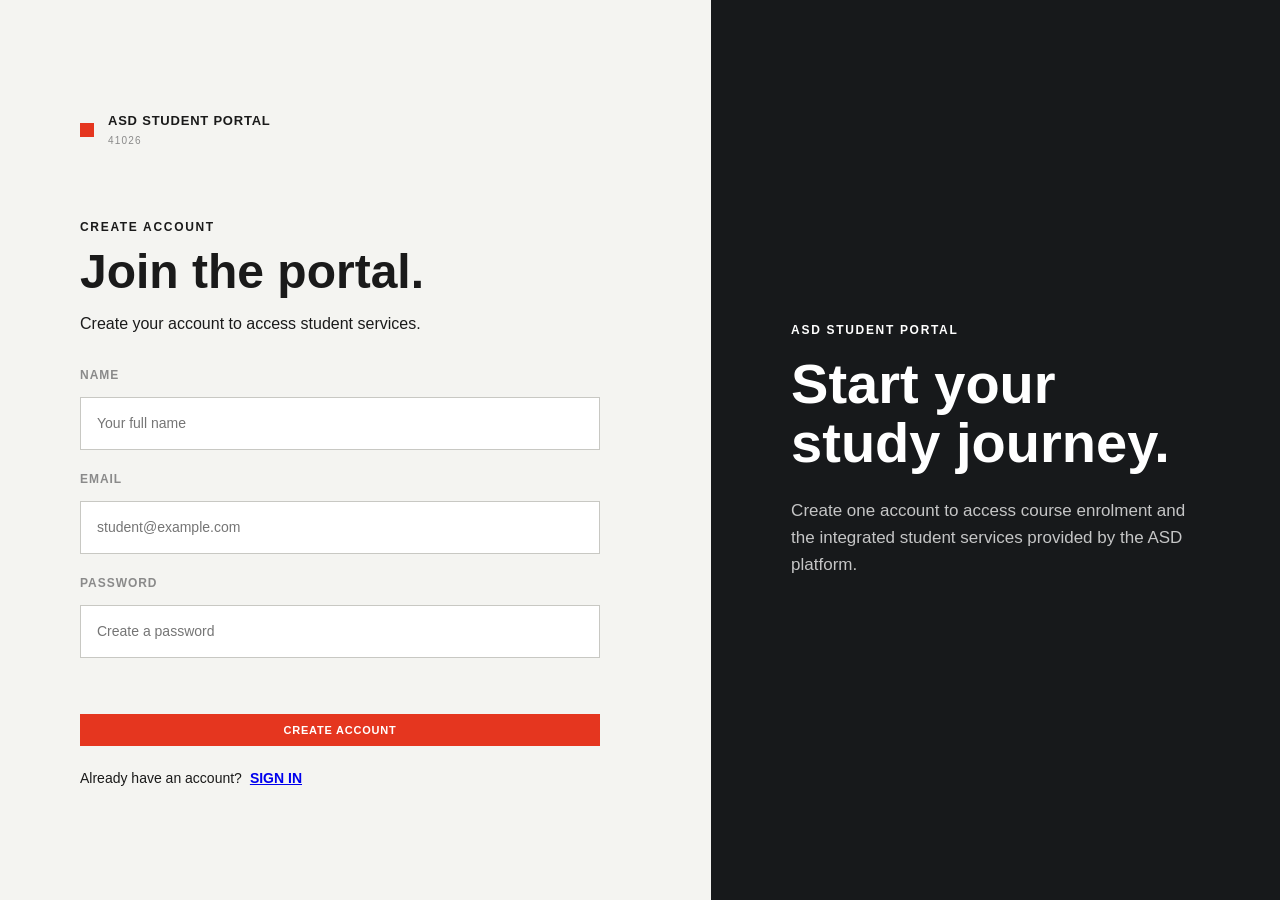
<file: shared/frontend/index.html>
<!DOCTYPE html>
<html lang="en">
<head>
    <meta charset="UTF-8">
    <meta name="viewport" content="width=device-width, initial-scale=1.0">
    <title>ASD Student Portal</title>
</head>
<body>
    <script>
        window.location.replace("register.html");
    </script>
</body>
</html>
</file>
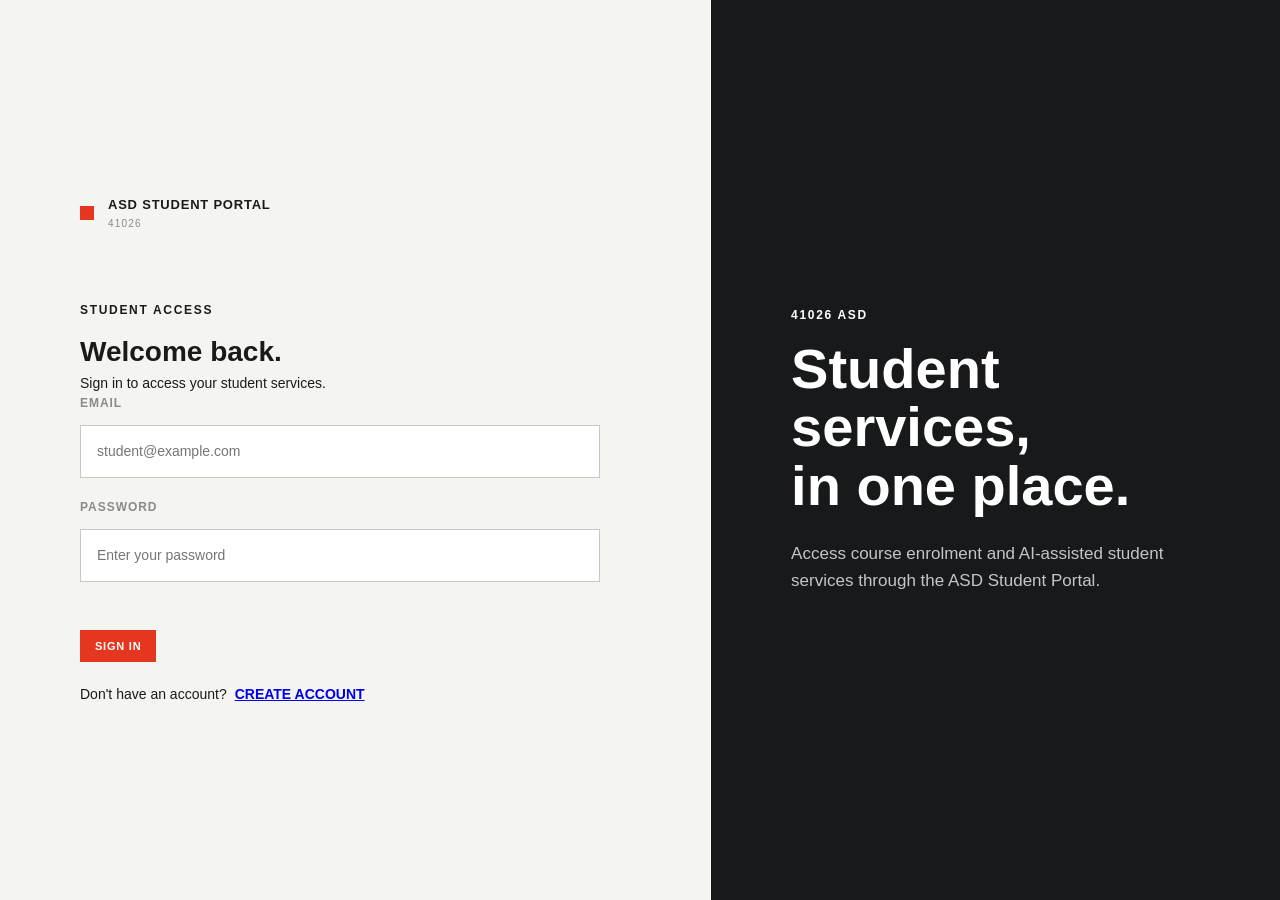
<file: shared/frontend/login.html>
<!DOCTYPE html>
<html lang="en">

<head>
    <meta charset="UTF-8">
    <meta name="viewport" content="width=device-width, initial-scale=1.0">

    <title>Login | ASD Student Portal</title>
    <link rel="stylesheet" href="css/asd-shell.css">
    <link rel="stylesheet" href="css/style.css">
    <link rel="stylesheet" href="css/auth.css">
</head>

<body class="auth-page">

    <div class="auth-layout">
        <main class="auth-panel">
            <div class="auth-brand">

                <div class="brand__mark"></div>

                <div>
                    <div class="brand__name">
                        ASD STUDENT PORTAL
                    </div>

                    <div class="brand__sub">
                        41026
                    </div>
                </div>

            </div>
            <div class="auth-content">

                <div class="auth-label">
                    STUDENT ACCESS
                </div>

                <h1 class="auth-title">
                    Welcome back.
                </h1>

                <p class="auth-subtitle">
                    Sign in to access your student services.
                </p>
                <form id="login-form" class="auth-form">
                    <div class="field">

                        <label for="email">
                            EMAIL
                        </label>

                        <input
                            id="email"
                            type="email"
                            placeholder="student@example.com"
                            required
                        >

                    </div>

                    <div class="field">

                        <label for="password">
                            PASSWORD
                        </label>

                        <input
                            id="password"
                            type="password"
                            placeholder="Enter your password"
                            required
                        >

                    </div>

                    <p
                        id="message"
                        class="auth-message"
                    ></p>

                    <button
                        type="submit"
                        class="btn btn--primary auth-button"
                    >
                        SIGN IN
                    </button>

                </form>

                <div class="auth-footer">

                    <span>
                        Don't have an account?
                    </span>

                    <a href="register.html">
                        CREATE ACCOUNT
                    </a>

                </div>

            </div>

        </main>

        <aside class="auth-info">

            <div class="auth-accent"></div>

            <div class="auth-info__content">

                <div class="auth-info__label">
                    41026 ASD
                </div>

                <h2>
                    Student services,
                    <br>
                    in one place.
                </h2>

                <p>
                    Access course enrolment and
                    AI-assisted student services through
                    the ASD Student Portal.
                </p>

            </div>

        </aside>

    </div>
    <script src="auth.js"></script>

</body>

</html>
</file>
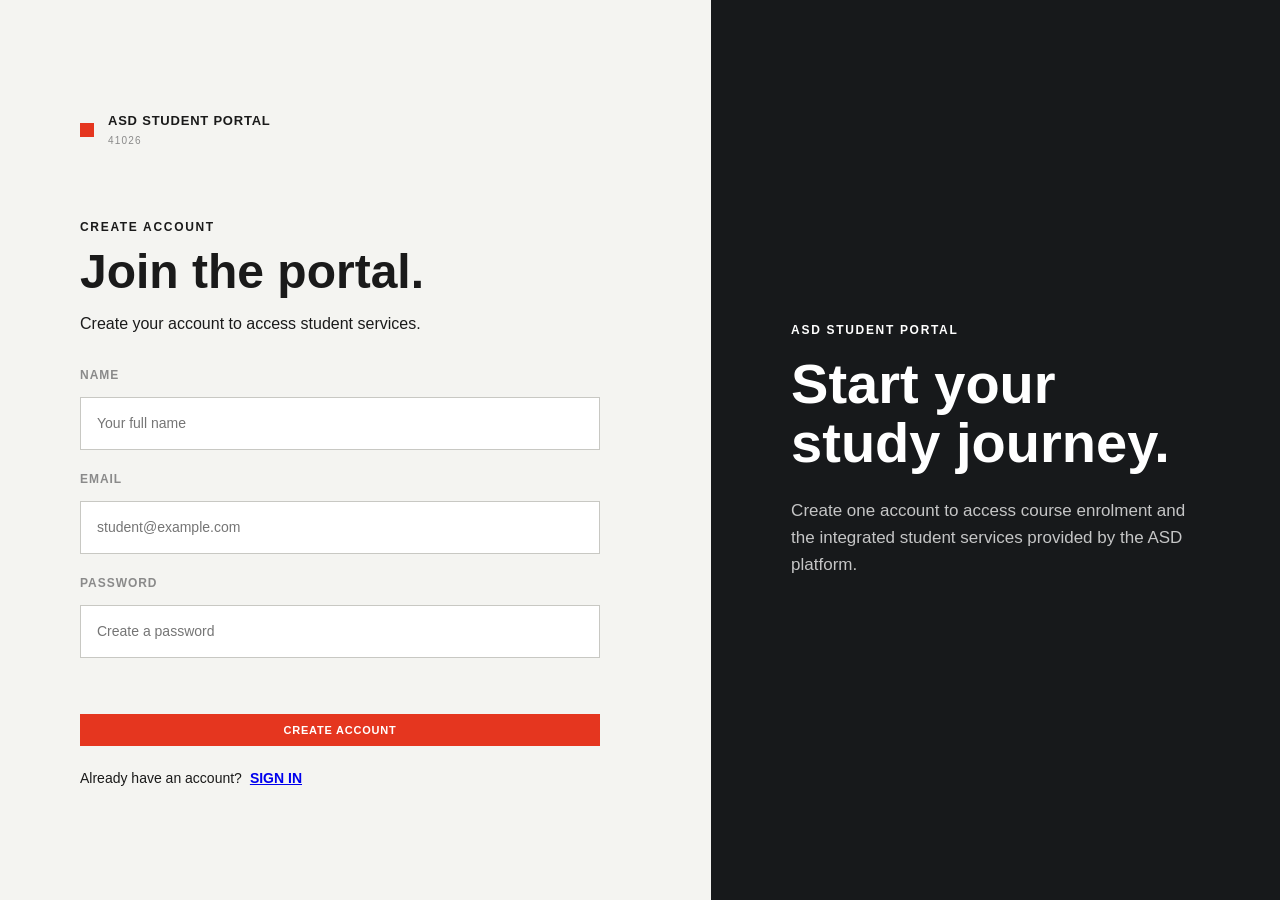
<file: shared/frontend/register.html>
<!DOCTYPE html>
<html lang="en">

<head>
    <meta charset="UTF-8">
    <meta
        name="viewport"
        content="width=device-width, initial-scale=1.0"
    >
    <title>Register | ASD Student Portal</title>
    <link
        rel="stylesheet"
        href="css/asd-shell.css"
    >
    <link
        rel="stylesheet"
        href="css/style.css"
    >
    <link
        rel="stylesheet"
        href="css/auth.css"
    >
</head>


<body class="auth-page">
    <main class="auth-layout">
        <section class="auth-panel">
            <div class="auth-brand">
                <div class="brand__mark"></div>
                <div>
                    <div class="brand__name">
                        ASD STUDENT PORTAL
                    </div>

                    <div class="brand__sub">
                        41026
                    </div>
                </div>
            </div>

            <div class="auth-heading">

                <div class="auth-label">
                    CREATE ACCOUNT
                </div>
                <h1>
                    Join the portal.
                </h1>
                <p>
                    Create your account to access student services.
                </p>

            </div>

            <form
                id="register-form"
                class="auth-form"
            >
                <div class="field">

                    <label for="name">
                        Name
                    </label>

                    <input
                        id="name"
                        type="text"
                        placeholder="Your full name"
                        required
                    >
                </div>

                <div class="field">
                    <label for="email">
                        Email
                    </label>

                    <input
                        id="email"
                        type="email"
                        placeholder="student@example.com"
                        required
                    >
                </div>

                <div class="field">
                    <label for="password">
                        Password
                    </label>

                    <input
                        id="password"
                        type="password"
                        placeholder="Create a password"
                        required
                    >
                </div>
                <p
                    id="message"
                    class="auth-message"
                ></p>

                <button
                    type="submit"
                    class="btn btn--primary btn--block"
                >
                    CREATE ACCOUNT
                </button>
            </form>

            <div class="auth-footer">
                <span>
                    Already have an account?
                </span>

                <a href="login.html">
                    SIGN IN
                </a>
            </div>
        </section>

        <aside class="auth-info">
            <div class="auth-info__content">
                <div class="auth-info__label">
                    ASD STUDENT PORTAL
                </div>

                <h2>
                    Start your
                    <br>
                    study journey.
                </h2>

                <p>
                    Create one account to access course
                    enrolment and the integrated student
                    services provided by the ASD platform.
                </p>
            </div>
        </aside>
    </main>
    <script src="auth.js"></script>
</body>
</html>
</file>
<file: shared/frontend/css/asd-shell.css>
:root {
  --red: #E5361F;
  --red-dark: #C82E1A;
  --ink: #1A1A1A;
  --muted: #8A8A8A;
  --muted-light: #B0B0B0;
  --line: #D8D8D8;
  --bg: #F2F2F0;
  --panel: #FFFFFF;
  --panel-alt: #FAFAF9;
  --green: #1D6F42;
  --amber: #9A6412;

  --sidebar-width: 232px;
  --gap: 20px;
}

* { box-sizing: border-box; margin: 0; padding: 0; }

body {
  font-family: "Helvetica Neue", Arial, sans-serif;
  background: var(--bg);
  color: var(--ink);
  font-size: 14px;
  line-height: 1.5;
}

.layout {
  display: grid;
  grid-template-columns: var(--sidebar-width) 1fr;
  min-height: 100vh;
}

.sidebar {
  background: var(--panel);
  border-right: 1px solid var(--line);
  padding: 22px 0;
}

.brand {
  display: flex;
  gap: 10px;
  align-items: center;
  padding: 0 20px 20px;
  border-bottom: 1px solid var(--line);
}

.brand__mark {
  width: 14px;
  height: 14px;
  background: var(--red);
  flex-shrink: 0;
}

.brand__name { font-size: 13px; font-weight: 700; letter-spacing: 0.06em; }

.brand__sub {
  font-size: 10px;
  color: var(--muted);
  letter-spacing: 0.12em;
  margin-top: 2px;
}

.nav { padding: 12px 0; border-bottom: 1px solid var(--line); }

.nav__item {
  display: block;
  padding: 11px 20px;
  font-size: 12px;
  font-weight: 700;
  letter-spacing: 0.08em;
  color: var(--ink);
  text-decoration: none;
  border-left: 3px solid transparent;
}

.nav__item:hover { background: var(--panel-alt); }

.nav__item--active {
  background: #EDEDEB;
  border-left-color: var(--red);
}

.nav__item--soon { color: var(--muted-light); cursor: not-allowed; }
.nav__item--soon:hover { background: none; color: var(--muted-light); }

.side-note { padding: 20px; }

.side-note__label {
  font-size: 10px;
  font-weight: 700;
  letter-spacing: 0.12em;
  color: var(--muted);
  margin-bottom: 8px;
}

.side-note__text { font-size: 12px; line-height: 1.55; color: #555; }

.main { padding: 26px 30px; }

.page-header {
  display: flex;
  justify-content: space-between;
  align-items: flex-end;
  margin-bottom: 22px;
}

.page-title { font-size: 38px; letter-spacing: -0.02em; font-weight: 700; }

.page-subtitle {
  font-size: 13px;
  color: var(--muted);
  margin-top: 4px;
}

.section {
  background: var(--panel);
  border: 1px solid var(--line);
  margin-bottom: var(--gap);
}

.section__head {
  padding: 14px 18px;
  border-bottom: 1px solid var(--line);
  display: flex;
  justify-content: space-between;
  align-items: baseline;
  gap: 12px;
}

.section__title {
  font-size: 11px;
  font-weight: 700;
  letter-spacing: 0.1em;
  text-transform: uppercase;
}

.section__hint { font-size: 12px; color: var(--muted); }

.section__body { padding: 18px; }

.btn {
  padding: 9px 14px;
  font-size: 11px;
  font-weight: 700;
  letter-spacing: 0.07em;
  border: 1px solid var(--line);
  background: var(--panel);
  color: var(--ink);
  cursor: pointer;
  font-family: inherit;
}

.btn:hover { background: #F6F6F4; }
.btn:disabled { opacity: 0.5; cursor: not-allowed; }

.btn--primary { background: var(--red); border-color: var(--red); color: #fff; }
.btn--primary:hover { background: var(--red-dark); }

.btn--danger { background: var(--panel); border-color: var(--red); color: var(--red); }
.btn--danger:hover { background: #FDEBE7; }

.btn--small { padding: 6px 10px; font-size: 10px; }
.btn--block { width: 100%; margin-top: 8px; }

.card-grid {
  display: grid;
  grid-template-columns: repeat(auto-fill, minmax(260px, 1fr));
  gap: 12px;
}

.card {
  border: 1px solid var(--line);
  border-left: 3px solid var(--ink);
  background: var(--panel);
  padding: 14px;
}

.card__top {
  display: flex;
  justify-content: space-between;
  align-items: baseline;
  gap: 8px;
  margin-bottom: 6px;
}

.card__code {
  font-size: 11px;
  font-weight: 700;
  letter-spacing: 0.08em;
  color: var(--red);
}

.card__title { font-size: 15px; font-weight: 700; margin-bottom: 6px; }
.card__text { font-size: 12.5px; color: #555; margin-bottom: 12px; }

.badge {
  display: inline-block;
  padding: 3px 7px;
  font-size: 10px;
  font-weight: 700;
  letter-spacing: 0.08em;
  text-transform: uppercase;
  background: #EDEDEB;
  color: #555;
}

.badge--ok { background: #E4F0E9; color: var(--green); }
.badge--off { background: #FDEBE7; color: var(--red); }
.badge--warn { background: #FBF0DD; color: var(--amber); }
.table { width: 100%; border-collapse: collapse; font-size: 13px; }

.table th {
  text-align: left;
  padding: 10px 12px;
  font-size: 10px;
  font-weight: 700;
  letter-spacing: 0.1em;
  text-transform: uppercase;
  color: var(--muted);
  border-bottom: 1px solid var(--line);
  white-space: nowrap;
}

.table td { padding: 11px 12px; border-bottom: 1px solid var(--line); }
.table tr:last-child td { border-bottom: none; }
.table tbody tr:hover { background: var(--panel-alt); }

.field { display: flex; flex-direction: column; gap: 5px; }

.field > span,
.field > label {
  font-size: 10px;
  font-weight: 700;
  letter-spacing: 0.09em;
  color: var(--muted);
  text-transform: uppercase;
}

.input,
.field input,
.field select,
.field textarea {
  padding: 9px 10px;
  border: 1px solid var(--line);
  font-size: 13px;
  font-family: inherit;
  background: #fff;
  color: var(--ink);
}

.input:focus,
.field input:focus,
.field select:focus,
.field textarea:focus {
  outline: 2px solid var(--red);
  outline-offset: -1px;
}

.input-row { display: flex; gap: 8px; }
.input-row .input { flex: 1; }

.ai-block {
  background: var(--ink);
  color: #fff;
  padding: 16px;
}

.ai-block__label {
  font-size: 10px;
  font-weight: 700;
  letter-spacing: 0.12em;
  color: var(--red);
  margin-bottom: 8px;
}

.ai-block__text { font-size: 12px; line-height: 1.55; color: #D6D6D6; }

.ai-block .input { background: #2A2A2A; border-color: #4A4A4A; color: #fff; }
.ai-block .input::placeholder { color: #7A7A7A; }

.ai-output {
  margin-top: 12px;
  font-size: 13px;
  line-height: 1.6;
  color: #E4E4E4;
  white-space: pre-wrap;
}

.ai-output:empty { display: none; }

.muted { color: var(--muted); }
.empty { padding: 18px; color: var(--muted); font-size: 13px; }

@media (max-width: 900px) {
  .layout { grid-template-columns: 1fr; }
  .sidebar { display: none; }
  .main { padding: 16px; }
  .page-header { flex-direction: column; align-items: flex-start; gap: 12px; }
  .page-title { font-size: 27px; }
  .card-grid { grid-template-columns: 1fr; }
  .table { font-size: 12px; }
  .table th, .table td { padding: 8px 6px; }
}
/* The brand block is a link back to the portal homepage. It must not pick up
   default anchor styling (underline, blue) since it sits in the sidebar. */
.brand,
.auth-brand {
    text-decoration: none;
    color: inherit;
    cursor: pointer;
}

.brand:hover .brand__name,
.auth-brand:hover .brand__name {
    color: var(--red);
}

.brand:focus-visible,
.auth-brand:focus-visible {
    outline: 2px solid var(--red);
    outline-offset: 3px;
}
</file>
<file: shared/frontend/css/style.css>
/* Shared portal styling and design tokens. */

:root {
  --red: #E5361F;
  --ink: #1A1A1A;
  --muted: #8A8A8A;
  --line: #D8D8D8;
  --bg: #F2F2F0;
  --panel: #FFFFFF;
}

* { box-sizing: border-box; margin: 0; padding: 0; }

body {
  font-family: "Helvetica Neue", Arial, sans-serif;
  background: var(--bg);
  color: var(--ink);
  font-size: 14px;
}

.layout {
  display: grid;
  grid-template-columns: 232px 1fr;
  min-height: 100vh;
}

/* ------------------------------------------------------------- sidebar */

.sidebar {
  background: var(--panel);
  border-right: 1px solid var(--line);
  padding: 22px 0;
}

.brand {
  display: flex;
  gap: 10px;
  align-items: center;
  padding: 0 20px 20px;
  border-bottom: 1px solid var(--line);
}

.brand__mark {
  width: 14px;
  height: 14px;
  background: var(--red);
  flex-shrink: 0;
}

.brand__name { font-size: 13px; font-weight: 700; letter-spacing: 0.06em; }
.brand__sub { font-size: 10px; color: var(--muted); letter-spacing: 0.12em; margin-top: 2px; }

.nav { padding: 12px 0; border-bottom: 1px solid var(--line); }

.nav__item {
  display: block;
  padding: 11px 20px;
  font-size: 12px;
  font-weight: 700;
  letter-spacing: 0.08em;
  color: var(--ink);
  text-decoration: none;
  border-left: 3px solid transparent;
}

.nav__item:hover { background: #FAFAFA; }

.nav__item--active {
  background: #EDEDEB;
  border-left-color: var(--red);
}

.panel { padding: 20px; }
.panel__label { font-size: 10px; font-weight: 700; letter-spacing: 0.12em; color: var(--muted); margin-bottom: 8px; }
.panel__text { font-size: 12px; line-height: 1.55; color: #555; }

/* --------------------------------------------------------- ai assistant */

.agent {
  margin: 0 20px 20px;
  padding: 16px;
  background: var(--ink);
  color: #fff;
}

.agent__label {
  font-size: 10px;
  font-weight: 700;
  letter-spacing: 0.12em;
  color: var(--red);
  margin-bottom: 8px;
}

.agent__text { font-size: 12px; line-height: 1.55; color: #D6D6D6; }

.agent__output {
  margin-top: 12px;
  padding: 10px;
  background: #2A2A2A;
  border-left: 3px solid var(--red);
  font-size: 11.5px;
  line-height: 1.5;
  color: #E4E4E4;
  white-space: pre-wrap;
  word-break: break-word;
  max-height: 320px;
  overflow-y: auto;
}

.agent__output:empty { display: none; }
.agent.is-busy { opacity: 0.65; }

/* ---------------------------------------------------------------- main */

.main { padding: 26px 30px 60px; }

.header {
  display: flex;
  justify-content: space-between;
  align-items: flex-end;
  margin-bottom: 26px;
}

.header__title { font-size: 38px; letter-spacing: -0.02em; }
.header__sub { font-size: 12px; color: var(--muted); margin-top: 5px; }
.header__controls { display: flex; gap: 8px; }

/* -------------------------------------------------------------- buttons */

.btn {
  padding: 9px 14px;
  font-size: 11px;
  font-weight: 700;
  letter-spacing: 0.07em;
  border: 1px solid var(--line);
  background: var(--panel);
  color: var(--ink);
  cursor: pointer;
  font-family: inherit;
}

.btn:hover { background: #F6F6F4; }

.btn--primary { background: var(--red); border-color: var(--red); color: #fff; }
.btn--primary:hover { background: #C82E1A; }

.btn--danger { color: var(--red); }
.btn--danger:hover { background: #FDEBE7; border-color: var(--red); }

.btn--small { padding: 6px 9px; font-size: 10px; letter-spacing: 0.06em; }
/* ------------------------------------------------------------- sections */

.section { margin-bottom: 34px; }

.section__head {
  display: flex;
  justify-content: space-between;
  align-items: flex-end;
  gap: 12px;
  flex-wrap: wrap;
  padding-bottom: 9px;
  margin-bottom: 14px;
  border-bottom: 1px solid var(--line);
}

.section__title {
  font-size: 11px;
  font-weight: 700;
  letter-spacing: 0.12em;
  text-transform: uppercase;
}

.section__hint { font-size: 12px; color: var(--muted); margin-top: 4px; }

.empty {
  padding: 26px 16px;
  background: var(--panel);
  border: 1px solid var(--line);
  font-size: 12px;
  color: var(--muted);
}

/* ------------------------------------------------------------ notebooks */

.cards {
  display: grid;
  grid-template-columns: repeat(auto-fit, minmax(232px, 1fr));
  gap: 1px;
  background: var(--line);
  border: 1px solid var(--line);
}

.notebook {
  display: flex;
  flex-direction: column;
  min-height: 168px;
  padding: 16px;
  background: var(--panel);
  border-left: 3px solid transparent;
}

.notebook:hover { background: #FAFAF9; }

.notebook--active {
  border-left-color: var(--red);
  background: #FFF8F2;
}

.notebook__course {
  font-size: 10px;
  font-weight: 700;
  letter-spacing: 0.1em;
  color: var(--muted);
}

.notebook__title {
  font-size: 17px;
  font-weight: 600;
  line-height: 1.3;
  margin: 8px 0 6px;
}

.notebook__date {
  font-size: 10px;
  letter-spacing: 0.06em;
  color: var(--muted);
  text-transform: uppercase;
}

.notebook__actions {
  display: flex;
  gap: 6px;
  flex-wrap: wrap;
  margin-top: auto;
  padding-top: 14px;
}

/* ---------------------------------------------------------------- notes */

.table {
  width: 100%;
  border-collapse: collapse;
  background: var(--panel);
  border: 1px solid var(--line);
  font-size: 13px;
}

.table th {
  padding: 10px;
  text-align: left;
  font-size: 10px;
  font-weight: 700;
  letter-spacing: 0.1em;
  color: var(--muted);
  text-transform: uppercase;
  border-bottom: 1px solid var(--line);
  white-space: nowrap;
}

.table td {
  padding: 10px;
  border-bottom: 1px solid var(--line);
  vertical-align: middle;
}

.table tr:last-child td { border-bottom: none; }
.table tbody tr:hover { background: #FAFAF9; }

.table__id { color: var(--muted); font-size: 11px; width: 1%; }
.table__title { font-weight: 600; }
.table__meta { color: var(--muted); font-size: 11px; white-space: nowrap; }

.table__actions {
  display: flex;
  gap: 5px;
  flex-wrap: wrap;
  justify-content: flex-end;
}

.table-wrap { overflow-x: auto; }

/* --------------------------------------------------------------- search */

.search { display: flex; gap: 8px; margin-bottom: 14px; }

.search input {
  flex: 1;
  padding: 9px 10px;
  border: 1px solid var(--line);
  background: var(--panel);
  font-size: 13px;
  font-family: inherit;
}

.search input:focus { outline: 2px solid var(--red); outline-offset: -1px; }

.results { background: var(--panel); border: 1px solid var(--line); }
.results:empty { display: none; }

.result { padding: 14px 16px; border-bottom: 1px solid var(--line); }
.result:last-child { border-bottom: none; }

.result__title { font-size: 14px; font-weight: 600; margin-bottom: 5px; }
.result__preview { font-size: 12px; line-height: 1.6; color: #555; }

.result__meta {
  font-size: 10px;
  letter-spacing: 0.08em;
  color: var(--muted);
  text-transform: uppercase;
  margin-top: 7px;
}

/* --------------------------------------------------------------- modal */

.modal {
  position: fixed;
  inset: 0;
  background: rgba(0, 0, 0, 0.45);
  display: flex;
  align-items: center;
  justify-content: center;
  z-index: 50;
}

.modal[hidden] { display: none; }

.modal__box {
  background: var(--panel);
  width: 460px;
  max-width: 92vw;
  max-height: 90vh;
  overflow-y: auto;
  padding: 24px;
  border-top: 3px solid var(--red);
}

.modal__title { font-size: 20px; margin-bottom: 18px; }
.modal__text { font-size: 13px; line-height: 1.6; color: #555; margin-bottom: 18px; }

.form { display: flex; flex-direction: column; gap: 13px; }

.form__error {
  background: #FDEBE7;
  border-left: 3px solid var(--red);
  padding: 9px 11px;
  font-size: 12px;
  color: #96200F;
}

.form__error[hidden] { display: none; }

.field { display: flex; flex-direction: column; gap: 5px; }

.field span {
  font-size: 10px;
  font-weight: 700;
  letter-spacing: 0.09em;
  color: var(--muted);
  text-transform: uppercase;
}

.field input,
.field textarea {
  padding: 9px 10px;
  border: 1px solid var(--line);
  font-size: 13px;
  font-family: inherit;
  background: #fff;
}

.field textarea { min-height: 140px; resize: vertical; line-height: 1.55; }

.field input:focus,
.field textarea:focus { outline: 2px solid var(--red); outline-offset: -1px; }

.field-row { display: grid; grid-template-columns: 1fr 1fr; gap: 11px; }

.form__actions {
  display: flex;
  justify-content: flex-end;
  gap: 8px;
  margin-top: 6px;
  padding-top: 14px;
  border-top: 1px solid var(--line);
}

/* --------------------------------------------------------------- toast */

.toast {
  position: fixed;
  bottom: 22px;
  left: 50%;
  transform: translate(-50%, 14px);
  background: var(--ink);
  color: #fff;
  padding: 11px 18px;
  font-size: 12.5px;
  opacity: 0;
  pointer-events: none;
  transition: opacity 0.2s, transform 0.2s;
  z-index: 60;
  max-width: 90vw;
}

.toast--visible { opacity: 1; transform: translate(-50%, 0); }
.toast--success { background: #1D6F42; }
.toast--warn { background: #9A6412; }
.toast--error { background: var(--red); }

/* ---------------------------------------------------------- responsive */

@media (max-width: 900px) {
  .layout { grid-template-columns: 1fr; }
  .sidebar { display: none; }
  .main { padding: 16px; }
  .header { flex-direction: column; align-items: flex-start; gap: 12px; }
  .header__title { font-size: 27px; }
  .cards { grid-template-columns: 1fr; }
  .notebook { min-height: auto; }
  .field-row { grid-template-columns: 1fr; }
  .table__actions { justify-content: flex-start; }
}

/* The brand block is a link back to the portal homepage. It must not pick up
   default anchor styling (underline, blue) since it sits in the sidebar. */
.brand,
.auth-brand {
    text-decoration: none;
    color: inherit;
    cursor: pointer;
}

.brand:hover .brand__name,
.auth-brand:hover .brand__name {
    color: var(--red);
}

.brand:focus-visible,
.auth-brand:focus-visible {
    outline: 2px solid var(--red);
    outline-offset: 3px;
}
</file>
<file: shared/frontend/css/auth.css>
.auth-page {
    margin: 0;
    min-height: 100vh;
    background: #f4f4f1;
}

.auth-layout {
    min-height: 100vh;
    display: grid;
    grid-template-columns: minmax(500px, 1fr) minmax(400px, 0.8fr);
}

.auth-panel {
    padding: 60px 80px;
    display: flex;
    flex-direction: column;
    justify-content: center;
    background: #f4f4f1;
}

.auth-brand {
    display: flex;
    align-items: center;
    gap: 14px;
    margin-bottom: 70px;
}

.auth-heading {
    margin-bottom: 30px;
}

.auth-label,
.auth-info__label {
    font-size: 12px;
    font-weight: 700;
    letter-spacing: 0.14em;
    text-transform: uppercase;
    margin-bottom: 12px;
}

.auth-heading h1 {
    font-size: 48px;
    line-height: 1;
    margin: 0 0 16px;
}

.auth-heading p {
    margin: 0;
    font-size: 16px;
}

.auth-form {
    width: 100%;
    max-width: 520px;
}

.field {
    margin-bottom: 20px;
}

.field label {
    display: block;
    margin-bottom: 8px;
    font-size: 12px;
    font-weight: 700;
    letter-spacing: 0.08em;
    text-transform: uppercase;
}

.field input {
    box-sizing: border-box;
    width: 100%;
    padding: 15px 16px;
    border: 1px solid #c8c8c3;
    background: #fff;
    font: inherit;
}

.auth-message {
    min-height: 20px;
    margin: 8px 0;
}

.auth-footer {
    margin-top: 22px;
    display: flex;
    gap: 8px;
    font-size: 14px;
}

.auth-footer a {
    font-weight: 700;
}

.auth-info {
    display: flex;
    align-items: center;
    padding: 80px;
    background: #17191b;
    color: #fff;
}

.auth-info__content {
    max-width: 500px;
}

.auth-info h2 {
    font-size: 56px;
    line-height: 1.05;
    margin: 16px 0 24px;
}

.auth-info p {
    max-width: 430px;
    font-size: 17px;
    line-height: 1.6;
    opacity: 0.75;
}

@media (max-width: 900px) {
    .auth-layout {
        grid-template-columns: 1fr;
    }

    .auth-info {
        display: none;
    }

    .auth-panel {
        padding: 40px 24px;
    }
}
</file>
